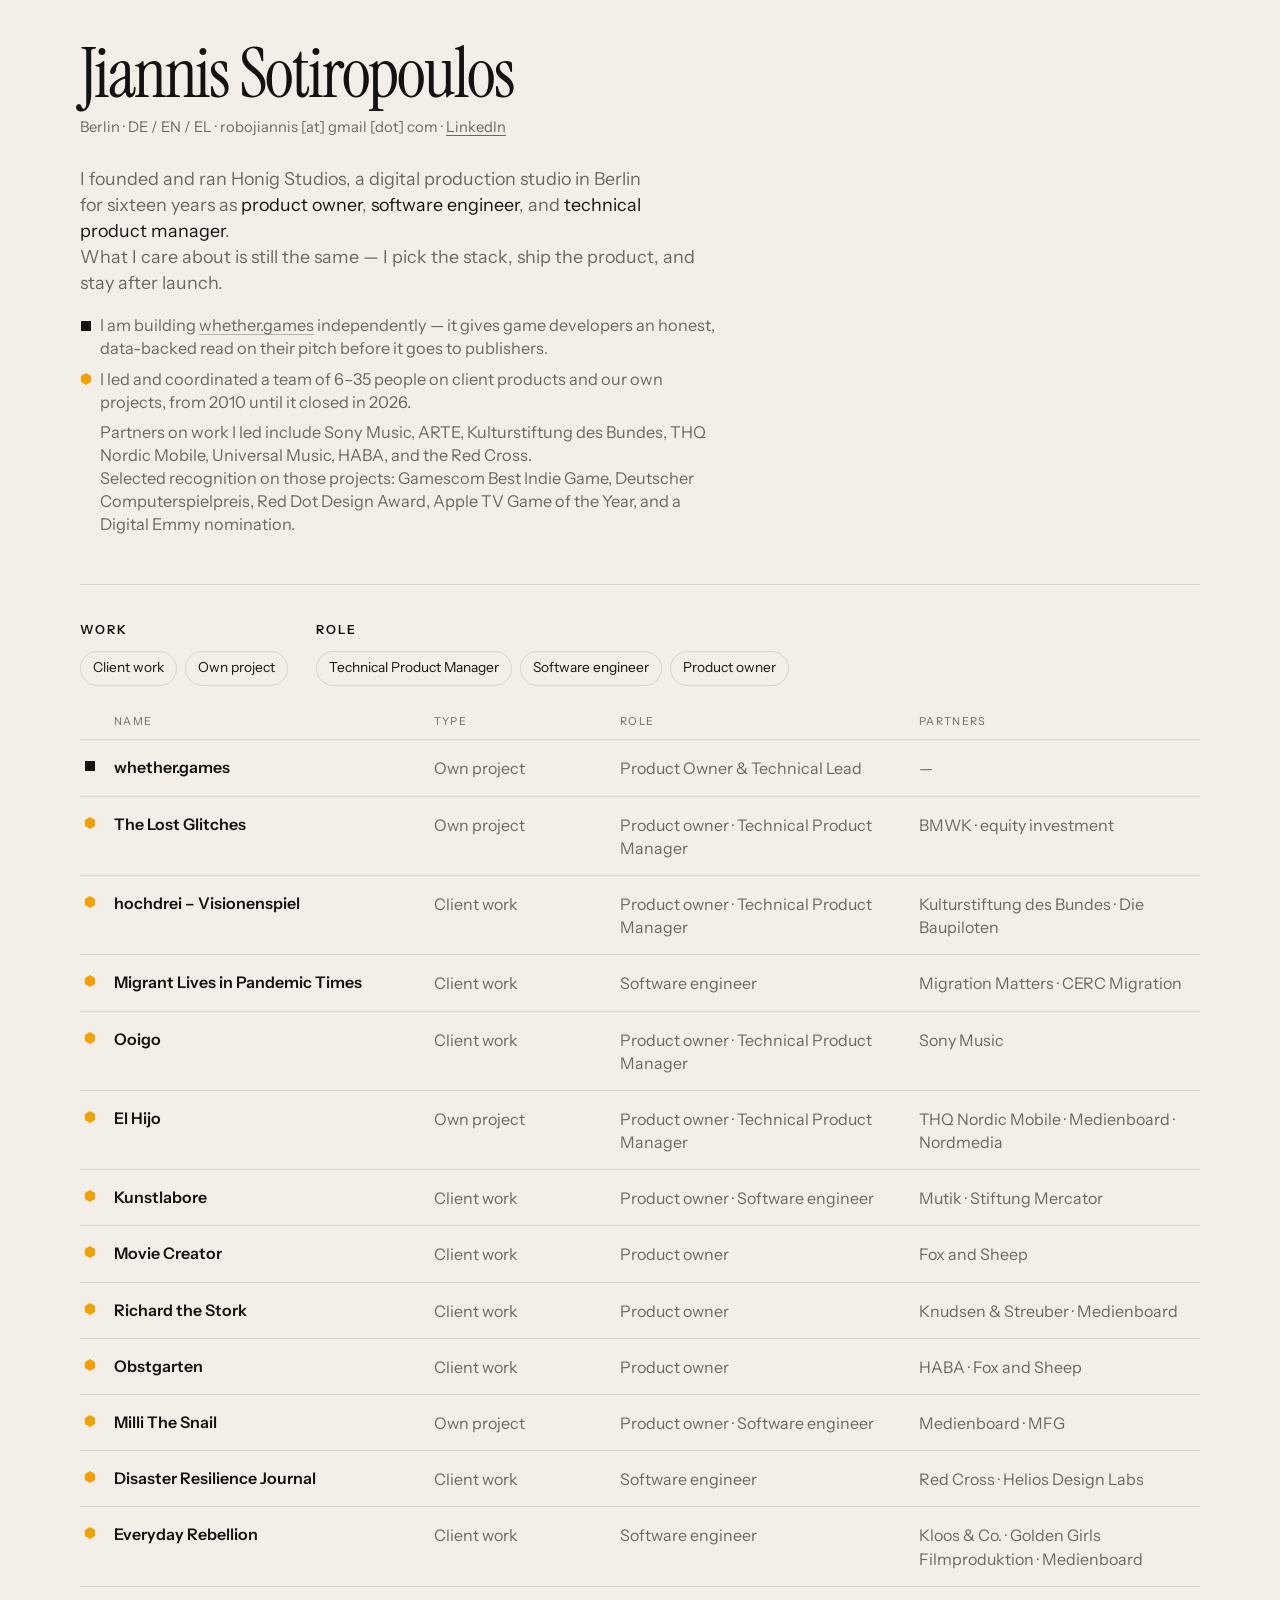
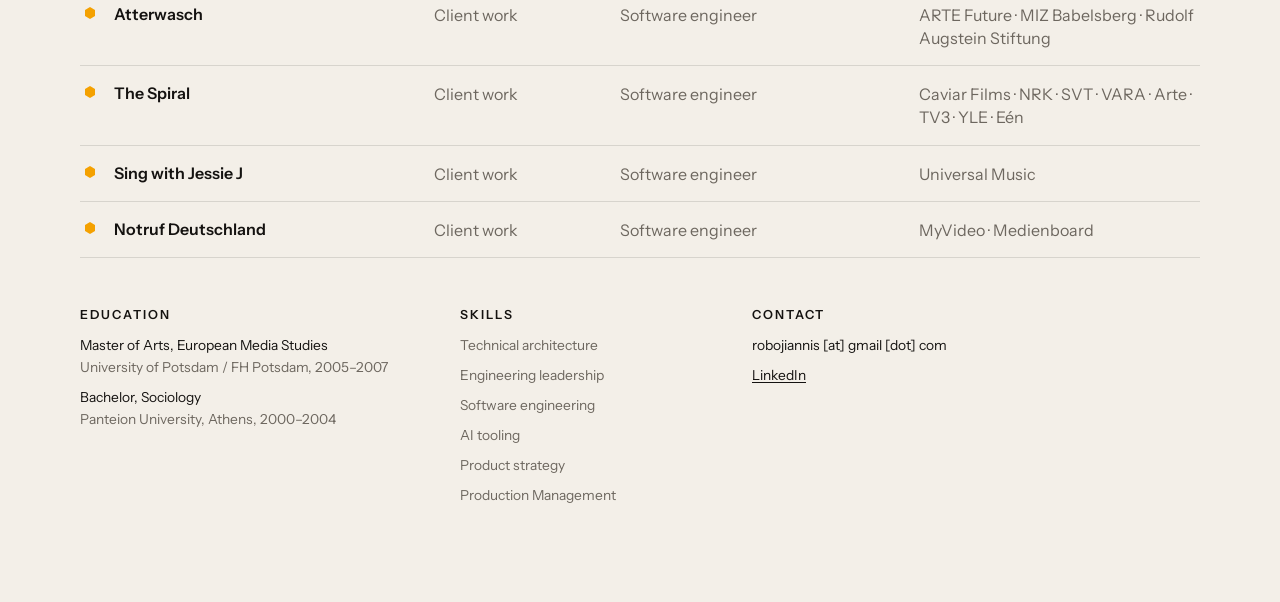
<file: index.html>
<!DOCTYPE html>
<html lang="en">
  <head>
    <meta charset="utf-8" />
    <meta name="viewport" content="width=device-width, initial-scale=1" />
    <meta name="robots" content="noindex, nofollow" />
    <title>Jiannis Sotiropoulos — Work</title>
    <meta
      name="description"
      content="I founded and ran Honig Studios in Berlin for sixteen years as product owner, software engineer, and technical product manager. I pick the stack, ship the product, and stay after launch."
    />
    <link rel="icon" href="favicon.ico" sizes="any" />
    <link rel="icon" href="favicon.svg" type="image/svg+xml" />
    <link rel="apple-touch-icon" href="apple-touch-icon.png" />
    <link rel="preconnect" href="https://fonts.googleapis.com" />
    <link rel="preconnect" href="https://fonts.gstatic.com" crossorigin />
    <link
      href="https://fonts.googleapis.com/css2?family=Instrument+Sans:ital,wght@0,400;0,500;0,600;1,400&family=Instrument+Serif:ital@0;1&display=swap"
      rel="stylesheet"
    />
    <link rel="stylesheet" href="css/styles.css?v=55" />
  </head>
  <body>
    <div class="frame">
      <header class="top">
        <div class="identity">
          <p class="name">Jiannis Sotiropoulos</p>
          <p class="meta" id="meta"></p>
        </div>
        <div class="bio">
          <p class="hire" id="hire"></p>
          <ul class="trail">
            <li>
              <span class="mark-slot" aria-hidden="true">
                <svg class="mark mark-sq" viewBox="0 0 10 10"><rect width="10" height="10" /></svg>
              </span>
              <span>I am building <a class="quiet-link" href="https://whether.games" target="_blank" rel="noopener noreferrer">whether.games</a> independently — it gives game developers an honest, data-backed read on their pitch before it goes to publishers.</span>
            </li>
            <li>
              <span class="mark-slot" aria-hidden="true">
                <svg class="mark mark-hex" viewBox="0 0 10 12"><polygon points="5,0 10,2.9 10,9.1 5,12 0,9.1 0,2.9" /></svg>
              </span>
              <div class="trail-copy">
                <span>I led and coordinated a team of 6–35 people on client products and our own projects, from 2010 until it closed in 2026.</span>
                <span id="proof" class="trail-proof" hidden></span>
              </div>
            </li>
          </ul>
        </div>
      </header>

      <section class="work" aria-label="Work">
        <div class="filters">
          <div class="filter-block">
            <div class="filter-heading">
              <h1>Work</h1>
              <a class="list-toggle quiet-link" id="list-toggle" hidden>Full list</a>
            </div>
            <div class="chip-row" data-filter="type" role="group" aria-label="Work">
              <button type="button" class="chip" data-type="hired">Client work</button>
              <button type="button" class="chip" data-type="own">Own project</button>
            </div>
          </div>
          <div class="filter-block">
            <h2>Role</h2>
            <div class="chip-row" data-filter="seat" role="group" aria-label="Role">
              <button type="button" class="chip" data-seat="technical">Technical Product Manager</button>
              <button type="button" class="chip" data-seat="solutions">Software engineer</button>
              <button type="button" class="chip" data-seat="product">Product owner</button>
            </div>
          </div>
        </div>

        <div class="table-head" aria-hidden="true">
          <span></span>
          <span>Name</span>
          <span>Type</span>
          <span>Role</span>
          <span>Partners</span>
        </div>
        <div id="index" class="index"></div>
      </section>

      <footer class="foot">
        <div class="foot-block">
          <h2>Education</h2>
          <ul id="edu"></ul>
        </div>
        <div class="foot-block">
          <h2>Skills</h2>
          <ul id="skills"></ul>
        </div>
        <div class="foot-block">
          <h2>Contact</h2>
          <ul id="contact"></ul>
        </div>
      </footer>
    </div>

    <div class="hover-slot" id="hover-slot" hidden>
      <aside class="hover-card" id="hover-card">
        <video muted loop playsinline preload="none"></video>
        <img alt="" />
      </aside>
    </div>

    <script src="js/data.js?v=79"></script>
    <script src="js/app.js?v=61"></script>
  </body>
</html>
</file>
<file: css/styles.css>
:root {
  --bg: #f3efe8;
  --ink: #141210;
  --muted: #6d675f;
  --line: rgba(20, 18, 16, 0.12);
  --chip: rgba(20, 18, 16, 0.06);
  --ease: cubic-bezier(0.22, 1, 0.36, 1);
  --sans: "Instrument Sans", "Helvetica Neue", Helvetica, Arial, sans-serif;
  --serif: "Instrument Serif", Georgia, serif;
}

* {
  box-sizing: border-box;
}

html,
body {
  margin: 0;
  background: var(--bg);
  color: var(--ink);
  font-family: var(--sans);
  font-size: 16px;
  line-height: 1.45;
  min-height: 100%;
}

a {
  color: inherit;
  text-decoration-thickness: 1px;
  text-underline-offset: 0.18em;
}

a:hover {
  opacity: 0.55;
}

.frame {
  width: min(1120px, calc(100% - 48px));
  margin: 0 auto;
  padding: 40px 0 96px;
}

.top {
  display: grid;
  gap: 28px;
  padding-bottom: 48px;
  border-bottom: 1px solid var(--line);
}

.name {
  margin: 0;
  font-family: var(--serif);
  font-size: clamp(2.4rem, 6vw, 4.4rem);
  font-weight: 400;
  letter-spacing: -0.03em;
  line-height: 0.95;
  overflow-wrap: break-word;
  word-wrap: break-word;
}

.meta {
  margin: 10px 0 0;
  color: var(--muted);
  font-size: 0.92rem;
  display: flex;
  flex-wrap: wrap;
  align-items: baseline;
}

.meta-seg {
  white-space: nowrap;
}

.meta-dot {
  white-space: pre;
}

.hire {
  margin: 0;
  max-width: 40rem;
  font-size: 1.12rem;
  text-wrap: pretty;
  color: var(--muted);
}

.hire-role {
  color: var(--ink);
  font-weight: 400;
}

.trail {
  list-style: none;
  margin: 18px 0 0;
  padding: 0;
  display: grid;
  gap: 8px;
  max-width: 40rem;
  color: var(--muted);
}

.trail li {
  display: flex;
  align-items: flex-start;
  gap: 8px;
  font-size: 1.02rem;
  line-height: 1.4;
}

.trail li > span:last-child,
.trail-copy {
  min-width: 0;
}

.trail-copy {
  display: grid;
  gap: 8px;
}

.trail-proof {
  display: block;
}

.trail .mark-slot {
  margin-top: 0.35em;
  color: var(--ink);
}

.quiet-link {
  color: inherit;
  text-decoration-thickness: 1px;
  text-decoration-color: rgba(20, 18, 16, 0.28);
  text-underline-offset: 0.2em;
}

.quiet-link:hover {
  opacity: 1;
  text-decoration-color: var(--ink);
}

.mark-slot {
  display: grid;
  place-items: center;
  width: 12px;
  height: 12px;
  flex: 0 0 12px;
}

.mark {
  display: block;
  fill: currentColor;
}

.mark-hex {
  width: 10px;
  height: 12px;
  fill: #f4a100;
}

.mark-sq {
  width: 10px;
  height: 10px;
}

.work {
  padding-top: 36px;
}

.filters {
  display: flex;
  flex-wrap: wrap;
  align-items: start;
  gap: 22px 28px;
  margin-bottom: 28px;
}

.filter-block h1,
.filter-block h2,
.foot h2 {
  margin: 0 0 12px;
  font-size: 0.78rem;
  font-weight: 600;
  letter-spacing: 0.16em;
  text-transform: uppercase;
  color: var(--ink);
}

.filter-heading {
  display: flex;
  align-items: baseline;
  gap: 12px;
  margin: 0 0 12px;
}

.filter-heading h1 {
  margin: 0;
}

.list-toggle {
  font-size: 0.86rem;
  letter-spacing: 0;
  text-transform: none;
  font-weight: 400;
}

.chip-row {
  display: flex;
  flex-wrap: wrap;
  gap: 8px;
}

.chip {
  appearance: none;
  border: 1px solid var(--line);
  background: transparent;
  color: var(--ink);
  font: inherit;
  font-size: 0.86rem;
  padding: 6px 12px 7px;
  border-radius: 999px;
  cursor: pointer;
  transition: background 0.22s var(--ease), color 0.22s var(--ease), border-color 0.22s var(--ease);
}

.chip:hover {
  border-color: var(--ink);
}

.chip.is-on {
  background: var(--ink);
  color: var(--bg);
  border-color: var(--ink);
}

.table-head,
.row-line {
  display: grid;
  grid-template-columns: 18px 1.5fr 0.85fr 1.4fr 1.35fr;
  gap: 12px;
  align-items: start;
}

.table-head {
  padding: 0 4px 10px;
  color: var(--muted);
  font-size: 0.68rem;
  letter-spacing: 0.12em;
  text-transform: uppercase;
  border-bottom: 1px solid var(--line);
  align-items: end;
}

.index {
  display: flex;
  flex-direction: column;
}

.row {
  position: relative;
  isolation: isolate;
  z-index: 1;
  border-bottom: 0;
  opacity: 0;
  transform: translateY(10px);
  animation: rise 0.55s var(--ease) forwards;
}

.row-rule {
  position: absolute;
  left: 0;
  right: 0;
  bottom: 0;
  height: 1px;
  background: var(--line);
  z-index: 20;
  pointer-events: none;
  transform: translateZ(0);
}

.row.has-hover {
  z-index: 6;
}

.row:nth-child(1) { animation-delay: 0.04s; }
.row:nth-child(2) { animation-delay: 0.08s; }
.row:nth-child(3) { animation-delay: 0.12s; }
.row:nth-child(4) { animation-delay: 0.16s; }
.row:nth-child(5) { animation-delay: 0.2s; }
.row:nth-child(6) { animation-delay: 0.24s; }
.row:nth-child(7) { animation-delay: 0.28s; }
.row:nth-child(8) { animation-delay: 0.32s; }
.row:nth-child(9) { animation-delay: 0.36s; }
.row:nth-child(10) { animation-delay: 0.4s; }
.row:nth-child(n + 11) { animation-delay: 0.44s; }

.row.is-filtered {
  display: none;
}

.row-line {
  width: 100%;
  padding: 16px 4px;
  background: none;
  border: 0;
  font: inherit;
  text-align: left;
  cursor: pointer;
  color: inherit;
  transition: background 0.2s var(--ease), padding 0.32s var(--ease);
}

.row-line:hover,
.row:hover .row-line,
.row.is-open .row-line {
  background: rgba(20, 18, 16, 0.035);
}

.row-line > .mark-slot {
  margin-top: 4px;
}

.proj-name {
  font-weight: 600;
}

.name-cell {
  display: flex;
  flex-direction: column;
  align-items: flex-start;
  min-width: 0;
}

.row-meta {
  display: none;
}

.row-awards {
  color: var(--ink);
  opacity: 0.72;
}

.meta-sep {
  color: var(--muted);
}

.row-years {
  display: flex;
  flex-wrap: wrap;
  align-items: baseline;
  gap: 0 0.55em;
  max-height: 0;
  overflow: hidden;
  color: var(--muted);
  font-weight: 400;
  font-size: 0.86rem;
  transition: max-height 0.32s var(--ease);
}


.row:hover .row-years,
.row.is-peek .row-years,
.row-line:focus-visible .row-years,
.row.is-open .row-years {
  max-height: 3.2em;
}

.row.just-closed .row-years,
.row.just-closed:hover .row-years,
.row.just-closed.is-peek .row-years {
  max-height: 0;
}

.muted {
  color: var(--muted);
  padding-top: 1px;
}

.panel {
  display: grid;
  grid-template-rows: 0fr;
  transition: grid-template-rows 0.32s var(--ease);
}

.row.is-open .panel {
  grid-template-rows: 1fr;
}

.panel-inner {
  overflow: hidden;
}

.panel-body {
  display: grid;
  grid-template-columns: 1.4fr 0.9fr;
  gap: 28px;
  padding: 4px 4px 28px 34px;
}

.panel-body p {
  margin: 0 0 12px;
}

.panel-copy > :last-child {
  margin-bottom: 0;
}

.panel-copy > :last-child p:last-child {
  margin-bottom: 0;
}

.story {
  margin-bottom: 18px;
}

.story p:last-child {
  margin-bottom: 0;
}

.kicker {
  font-size: 0.68rem;
  letter-spacing: 0.12em;
  text-transform: uppercase;
  color: var(--muted);
  margin-bottom: 6px;
}

.clippings {
  margin-top: 6px;
}

.clippings blockquote {
  margin: 0 0 20px;
  padding: 2px 0 0 42px;
  border: 0;
  background: url(quotes.png) no-repeat left 4px;
  color: var(--ink);
  font-family: var(--sans);
  font-size: 1rem;
  font-style: italic;
  font-weight: 400;
  letter-spacing: 0;
  line-height: 1.45;
}

.clippings blockquote:last-child {
  margin-bottom: 0;
}

.clippings blockquote p {
  margin: 0;
}

.clippings cite {
  display: block;
  margin-top: 6px;
  font-family: var(--sans);
  font-size: 0.82rem;
  font-style: normal;
  letter-spacing: 0;
  text-align: right;
  color: var(--muted);
}

.visual {
  align-self: start;
  overflow: hidden;
  border-radius: 2px;
  background: #ddd8cf;
  aspect-ratio: 16 / 10;
}

.visual video,
.visual img {
  display: block;
  width: 100%;
  height: 100%;
  object-fit: cover;
}

.foot {
  display: flex;
  flex-wrap: wrap;
  align-items: start;
  gap: 36px 72px;
  margin-top: 48px;
  color: var(--muted);
  font-size: 0.86rem;
}

.foot-block {
  min-width: 220px;
}

.foot ul {
  list-style: none;
  margin: 0;
  padding: 0;
  display: grid;
  gap: 10px;
}

.foot .edu-degree {
  display: block;
  color: var(--ink);
}

.foot .edu-place {
  display: block;
  margin-top: 2px;
}

.foot a {
  color: var(--ink);
}

.foot .contact-email {
  color: var(--ink);
}

.hover-slot {
  position: absolute;
  left: 0;
  right: 0;
  bottom: 0;
  height: 200px;
  overflow: hidden;
  pointer-events: none;
  z-index: 1;
}

.hover-card {
  position: absolute;
  left: 66.666%;
  bottom: -16px;
  z-index: 1;
  width: min(260px, 28vw);
  overflow: hidden;
  border-radius: 8px;
  box-shadow: 0 12px 32px rgba(20, 18, 16, 0.16);
  opacity: 1;
  transform: translate(-50%, 100%);
  transition: transform 1.1s var(--ease);
}

.hover-card.is-on {
  transform: translate(-50%, 0);
}

.hover-card video,
.hover-card img {
  display: none;
  width: 100%;
  height: auto;
  aspect-ratio: 16 / 10;
  object-fit: cover;
  background: #ddd8cf;
}

.hover-card.is-video video,
.hover-card.is-image img {
  display: block;
}

@keyframes rise {
  to {
    opacity: 1;
    transform: none;
  }
}

@media (max-width: 860px) {
  .frame {
    width: min(100% - 32px, 1120px);
    padding-top: 28px;
  }

  .filters {
    flex-direction: row;
    flex-wrap: wrap;
    align-items: center;
    gap: 5px 6px;
    margin-bottom: 20px;
  }

  .filter-block {
    display: flex;
    flex-wrap: wrap;
    align-items: center;
    gap: 5px 6px;
  }

  .filter-block h1,
  .filter-block h2 {
    margin: 0 2px 0 0;
    font-size: 0.68rem;
    display: inline;
  }

  .filter-heading {
    display: contents;
  }

  .list-toggle {
    font-size: 0.68rem;
    margin: 0 2px 0 0;
  }

  .chip-row {
    display: contents;
  }


  .table-head {
    display: none;
  }

  .row-line {
    display: flex;
    flex-direction: row;
    align-items: flex-start;
    gap: 10px;
    padding: 14px 4px;
  }

  .row-line > .mark-slot {
    margin-top: 4px;
    flex: 0 0 12px;
  }

  .row-line .name-cell {
    flex: 1 1 0;
    min-width: 0;
  }

  /* hide type / seat / partners inline — shown via .row-meta below */
  .row-line > .muted {
    display: none;
  }

  /* inject a meta line under the name via a sibling in JS — replicated via CSS content trick */
  .row-years {
    max-height: none;
    overflow: visible;
    display: block;
    font-size: 0.82rem;
    color: var(--muted);
    margin-top: 2px;
  }

  /* compact meta: type · role · partners shown as a single muted line */
  .row-meta {
    display: block;
    font-size: 0.82rem;
    color: var(--muted);
    margin-top: 2px;
    white-space: normal;
    line-height: 1.35;
  }

  .panel-body {
    grid-template-columns: 1fr;
    padding: 4px 4px 24px 22px;
    gap: 20px;
  }

  .hover-slot,
  .hover-card {
    display: none;
  }
}

@media (max-width: 520px) {
  .frame {
    width: min(100% - 24px, 1120px);
    padding-top: 20px;
    padding-bottom: 60px;
  }

  .top {
    gap: 20px;
    padding-bottom: 32px;
  }

  .hire {
    font-size: 1rem;
  }

  .trail {
    gap: 10px;
    margin-top: 14px;
  }

  .trail li {
    font-size: 0.96rem;
  }

  .meta {
    font-size: 0.86rem;
  }

  .work {
    padding-top: 24px;
  }

  .filters {
    gap: 12px;
    margin-bottom: 20px;
  }

  .chip {
    font-size: 0.72rem;
    padding: 3px 8px 4px;
    letter-spacing: 0;
  }

  .proj-name {
    font-size: 0.98rem;
  }

  .panel-body {
    padding: 4px 0 20px 22px;
  }

  .panel-body p {
    font-size: 0.95rem;
  }

  .clippings blockquote {
    font-size: 0.92rem;
    padding-left: 32px;
  }

  .foot {
    gap: 28px 48px;
    margin-top: 36px;
  }

  .foot-block {
    min-width: 0;
    width: 100%;
  }
}

@media (prefers-reduced-motion: reduce) {
  .row,
  .panel,
  .hover-card,
  .chip,
  .row-years {
    animation: none;
    transition: none;
  }

  .row-years {
    max-height: 3.2em;
  }
}
</file>
